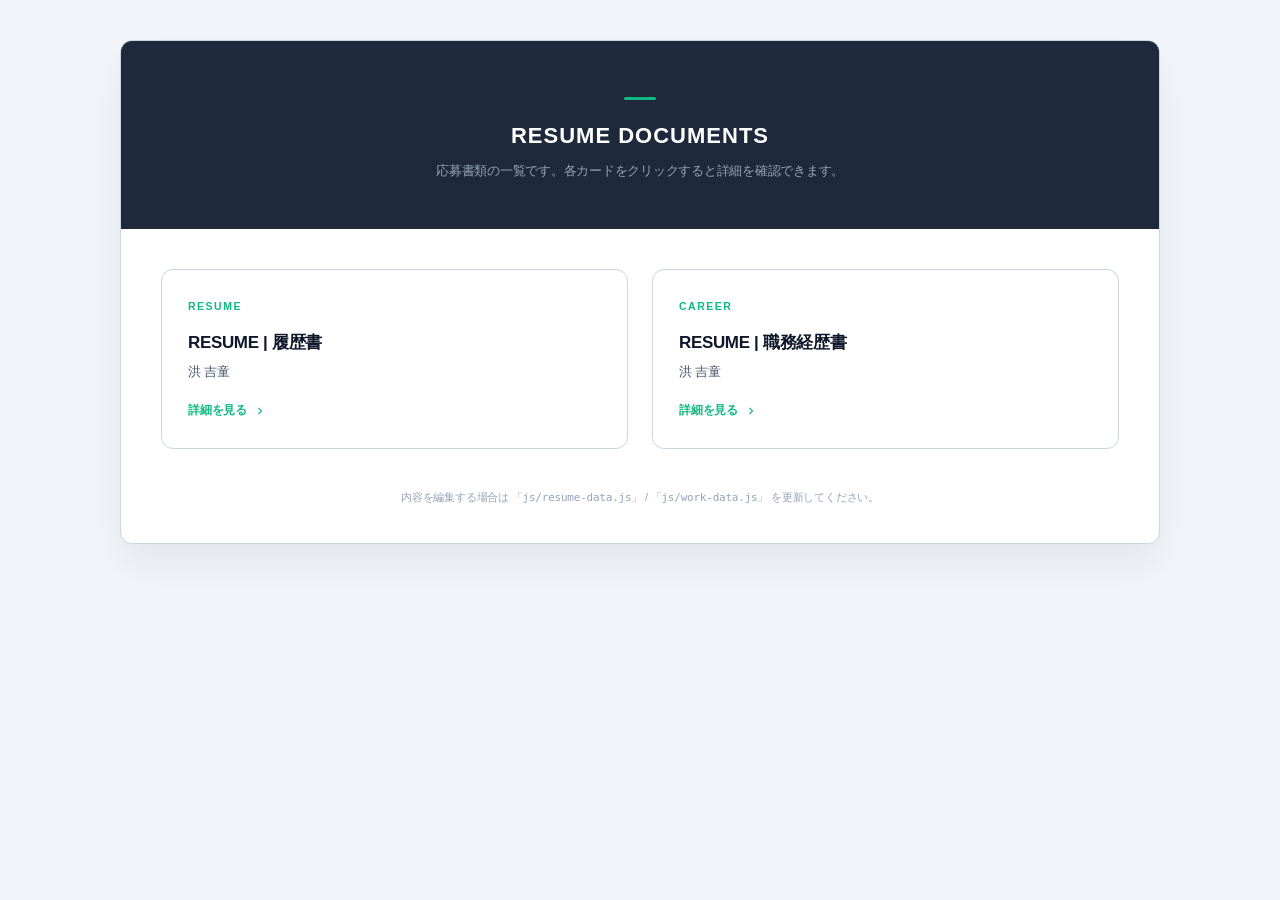
<file: index.html>
<!DOCTYPE html>
<html lang="ja">
<head>
    <meta charset="UTF-8">
    <meta name="viewport" content="width=device-width, initial-scale=1.0">
    <title>RESUME | 一覧</title>
    <link rel="stylesheet" href="css/common.css">
    <link rel="stylesheet" href="css/index.css">
</head>
<body>

<div class="resume-container">
    <div class="index-hero">
        <div class="deco-line"></div>
        <h1>RESUME DOCUMENTS</h1>
        <p>応募書類の一覧です。各カードをクリックすると詳細を確認できます。</p>
    </div>

    <div class="index-cards" id="card-target">
        <!-- カードはJSで動的に挿入されます -->
    </div>

    <div class="index-footer">
        内容を編集する場合は 「<code>js/resume-data.js</code>」 / 「<code>js/work-data.js</code>」 を更新してください。
    </div>
</div>

<script>
    const arrowIcon = `<svg viewBox="0 0 24 24"><path d="M8.59 16.59L13.17 12 8.59 7.41 10 6l6 6-6 6z"/></svg>`;

    function buildCard({ href, label, title, name, isPlaceholder }) {
        const nameHtml = name
            ? `<p class="doc-card-name">${name}</p>`
            : `<p class="doc-card-name placeholder">${isPlaceholder}</p>`;

        return `
            <a class="doc-card" href="${href}">
                <span class="doc-card-label">${label}</span>
                <h2 class="doc-card-title">${title}</h2>
                ${nameHtml}
                <span class="doc-card-cta">詳細を見る ${arrowIcon}</span>
            </a>
        `;
    }

    async function loadScript(src) {
        return new Promise((resolve, reject) => {
            const script = document.createElement('script');
            script.src = src;
            script.onload = resolve;
            script.onerror = reject;
            document.head.appendChild(script);
        });
    }

    async function renderCards() {
        const target = document.getElementById('card-target');
        const cards = [];

        // ── 履歴書（js/resume-data.js） ──
        try {
            await loadScript('js/resume-data.js');
            const R = typeof RESUME_DATA !== 'undefined' ? RESUME_DATA : null;
            cards.push(buildCard({
                href: 'resume.html',
                label: 'RESUME',
                title: (R && R.docTitle) || 'RESUME | 履歴書',
                name: R && R.profile && R.profile.name,
                isPlaceholder: '氏名未入力'
            }));
        } catch (e) {
            cards.push(buildCard({
                href: 'resume.html',
                label: 'RESUME',
                title: 'RESUME | 履歴書',
                name: '',
                isPlaceholder: 'データを読み込めませんでした'
            }));
        }

        // ── 職務経歴書（js/work-data.js） ──
        try {
            await loadScript('js/work-data.js');
            const W = typeof WORK_DATA !== 'undefined' ? WORK_DATA : null;
            cards.push(buildCard({
                href: 'work.html',
                label: 'CAREER',
                title: (W && W.docTitle) || 'RESUME | 職務経歴書',
                name: W && W.profile && W.profile.name,
                isPlaceholder: '氏名未入力'
            }));
        } catch (e) {
            cards.push(buildCard({
                href: 'work.html',
                label: 'CAREER',
                title: 'RESUME | 職務経歴書',
                name: '',
                isPlaceholder: 'データを読み込めませんでした'
            }));
        }

        target.innerHTML = cards.join('');
    }

    document.addEventListener('DOMContentLoaded', renderCards);
</script>

</body>
</html>
</file>
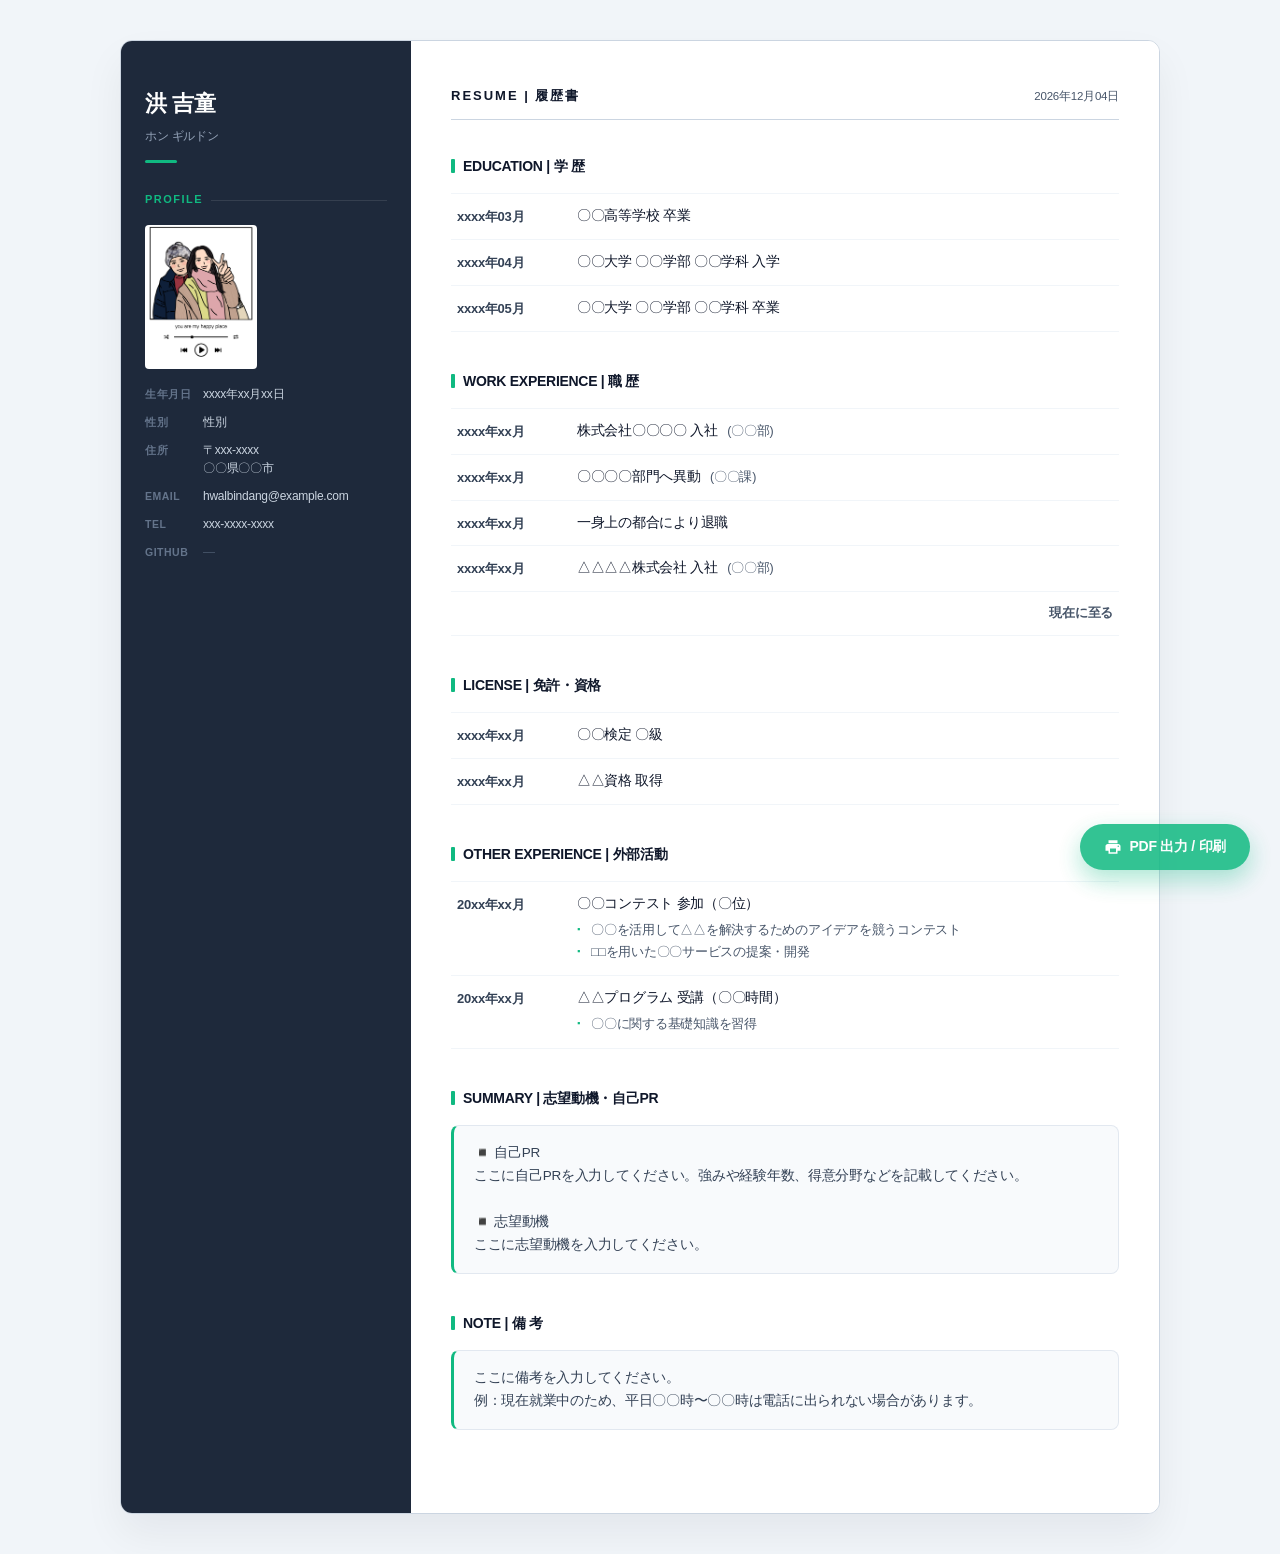
<file: resume.html>
<!DOCTYPE html>
<html lang="ja">
<head>
    <meta charset="UTF-8">
    <meta name="viewport" content="width=device-width, initial-scale=1.0">
    <title>RESUME_履歴書</title>
    <script src="js/resume-data.js"></script>
    <link rel="stylesheet" href="css/common.css">
    <link rel="stylesheet" href="css/resume.css">
</head>
<body>

<button class="print-btn" onclick="window.print();">
    <svg viewBox="0 0 24 24"><path d="M19 8H5c-1.66 0-3 1.34-3 3v6h4v4h12v-4h4v-6c0-1.66-1.34-3-3-3zm-3 11H8v-5h8v5zm3-7c-.55 0-1-.45-1-1s.45-1 1-1 1 .45 1 1-.45 1-1 1zm-1-9H6v4h12V3z"/></svg>
    PDF 出力 / 印刷
</button>

<div class="resume-container">
    <aside class="sidebar" id="sidebar"></aside>
    <main class="main-content" id="main"></main>
</div>

<script>
    /* ── ユーティリティ ── */
    function section(titleEn, titleJa, innerHtml) {
        return `
            <section class="timeline-section">
                <div class="main-h2-wrapper">
                    <div class="square-dot"></div>
                    <h2 class="main-h2">${titleEn} | ${titleJa}</h2>
                </div>
                ${innerHtml}
            </section>`;
    }

    function tlRow(date, contentHtml, isCurrent = false) {
        return isCurrent
            ? `<div class="tl-row"><div class="tl-date"></div><div class="tl-content tl-right">現在に至る</div></div>`
            : `<div class="tl-row top"><div class="tl-date">${date}</div><div class="tl-content">${contentHtml}</div></div>`;
    }

    function timeline(rows) {
        return `<div class="timeline">${rows}</div>`;
    }

    function renderResume() {
        if (typeof RESUME_DATA === 'undefined') return;
        const D = RESUME_DATA;

        /* ── 写真ボックス共通HTML ── */
        const photoContent = D.profile.photo
            ? `<img src="${D.profile.photo}" alt="証明写真" class="photo-img">`
            : `
            <span class="photo-label">写真を貼る位置</span>
            1. 縦36〜40mm<br>
            　横24〜30mm<br>
            2. 本人単身胸から上<br>
            3. 裏面にのりづけ
        `;

        /* ── サイドバー描画 ── */
        document.getElementById('sidebar').innerHTML = `
            <div class="profile-zone">
                <h1 class="name-title">${D.profile.name}</h1>
                <span class="name-kana">${D.profile.kana}</span>
                <div class="deco-line"></div>
            </div>

            <div class="sidebar-section">
                <h2 class="sidebar-h2">PROFILE</h2>

                <div class="photo-box photo-desktop">${photoContent}</div>

                <div class="profile-with-photo">
                    <div class="info-grid">
                        <span class="info-label">生年月日</span>
                        <span class="info-value">${D.profile.birthdate}</span>

                        <span class="info-label">性別</span>
                        <span class="info-value">${D.profile.gender}</span>

                        <span class="info-label">住所</span>
                        <span class="info-value">${D.profile.zip}<br>${D.profile.address}</span>

                        <span class="info-label">Email</span>
                        <span class="info-value" style="word-break:break-all;">${D.profile.email}</span>

                        <span class="info-label">TEL</span>
                        <span class="info-value">${D.profile.tel}</span>

                        <span class="info-label">GitHub</span>
                        <span class="info-value ${D.profile.github ? '' : 'muted'}">${D.profile.github || '—'}</span>
                    </div>
                    <div class="photo-box photo-mobile">${photoContent}</div>
                </div>
            </div>
        `;

        /* ── 学歴 ── */
        const eduRows = D.education.map(e =>
            tlRow(e.date, e.content + (e.dept ? ` <span class="tl-dept">${e.dept}</span>` : ''))
        ).join('');

        /* ── 職歴 ── */
        const workRows = D.workHistory.map(e => {
            const rows = tlRow(e.date, e.content + (e.dept ? ` <span class="tl-dept">${e.dept}</span>` : ''));
            return e.current ? rows + tlRow('', '', true) : rows;
        }).join('');

        /* ── 免許・資格 ── */
        const licenseHtml = D.licenses.length === 0
            ? `<div class="text-card empty">特記事項なし</div>`
            : timeline(D.licenses.map(e => tlRow(e.date, e.content)).join(''));

        /* ── 外部活動 ── */
        const otherRows = D.otherExperiences.map(e => {
            const bullets = e.bullets && e.bullets.length
                ? `<ul class="detail-list">${e.bullets.map(b => `<li>${b}</li>`).join('')}</ul>`
                : '';
            return tlRow(e.date, e.content + bullets);
        }).join('');
        const otherSection = D.otherExperiences.length > 0
            ? section('OTHER EXPERIENCE', '外部活動', timeline(otherRows))
            : '';

        /* ── メインエリア描画 ── */
        document.getElementById('main').innerHTML = `
            <header class="main-header">
                <div class="doc-title" id="doc-title-target"></div>
                <div class="date">${D.docDate}</div>
            </header>

            ${section('EDUCATION', '学 歴', timeline(eduRows))}
            ${section('WORK EXPERIENCE', '職 歴', timeline(workRows))}
            ${section('LICENSE', '免許・資格', licenseHtml)}
            ${otherSection}
            ${section('SUMMARY', '志望動機・自己PR', `<div class="text-card">${D.summary.replace(/\n/g, '<br>')}</div>`)}
            ${section('NOTE', '備 考', `<div class="text-card">${D.note.replace(/\n/g, '<br>')}</div>`)}
        `;
        document.getElementById('doc-title-target').innerText = D.docTitle || 'RESUME | 履歴書';
    }

    document.addEventListener("DOMContentLoaded", renderResume);
</script>

</body>
</html>
</file>
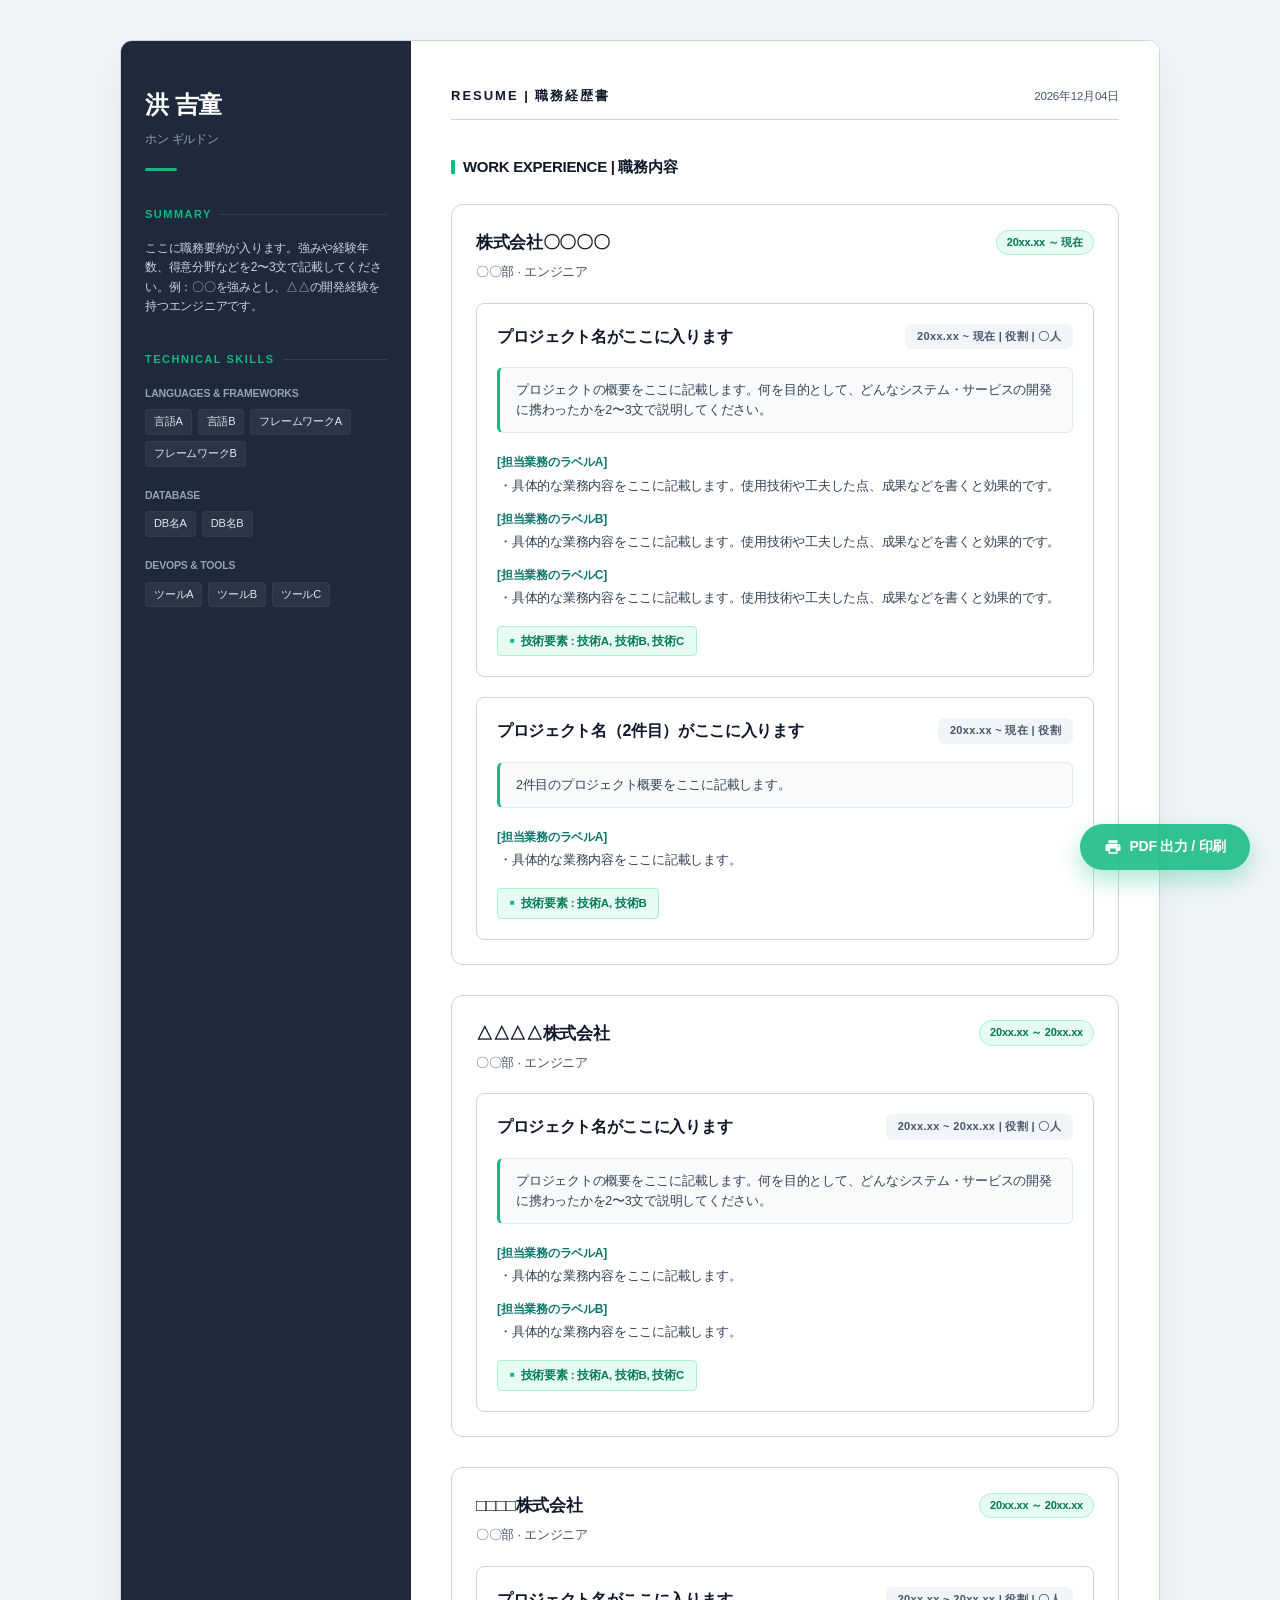
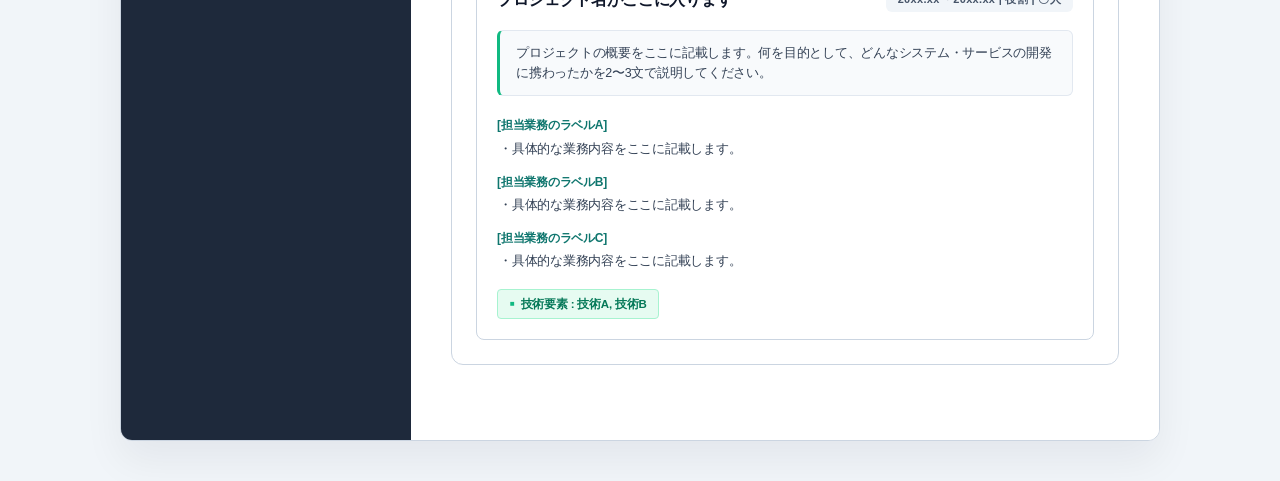
<file: work.html>
<!DOCTYPE html>
<html lang="ja">
<head>
    <meta charset="UTF-8">
    <meta name="viewport" content="width=device-width, initial-scale=1.0">
    <title>RESUME_職務経歴書</title>
    <link rel="stylesheet" href="css/common.css">
    <link rel="stylesheet" href="css/work.css">
</head>
<body>

<button class="print-btn" onclick="window.print();">
    <svg viewBox="0 0 24 24">
        <path d="M19 8H5c-1.66 0-3 1.34-3 3v6h4v4h12v-4h4v-6c0-1.66-1.34-3-3-3zm-3 11H8v-5h8v5zm3-7c-.55 0-1-.45-1-1s.45-1 1-1 1 .45 1 1-.45 1-1 1zm-1-9H6v4h12V3z"/>
    </svg>
    PDF 出力 / 印刷
</button>

<div class="resume-container">
    <aside class="sidebar" id="sidebar-target"></aside>
    <main class="main-content">
        <header class="main-header" id="main-header">
            <div class="doc-title" id="doc-title-target"></div>
            <div class="date" id="doc-date-target"></div>
        </header>

        <div id="experience-target"></div>
    </main>
</div>

<script src="js/work-data.js"></script>

<script>
    function renderWorkHistory() {
        if (typeof WORK_DATA === 'undefined') return;

        document.getElementById('doc-date-target').innerText = WORK_DATA.docDate;
        document.getElementById('doc-title-target').innerText = WORK_DATA.docTitle || 'RESUME | 職務経歴書';

        const sidebarTarget = document.getElementById('sidebar-target');
        let sidebarHTML = `
            <div class="profile-zone">
                <h1 class="name-title">${WORK_DATA.profile.name}</h1>
                <span class="name-kana">${WORK_DATA.profile.kana}</span>
                <div class="deco-line"></div>
            </div>
            <div class="sidebar-section">
                <h2 class="sidebar-h2">SUMMARY</h2>
                <div class="summary-text">${WORK_DATA.profile.summary}</div>
            </div>
            <div class="sidebar-section">
                <h2 class="sidebar-h2">TECHNICAL SKILLS</h2>
        `;

        WORK_DATA.technicalSkills.forEach(group => {
            const tagsHTML = group.tags.map(tag => `<span class="tech-tag">${tag}</span>`).join('');
            sidebarHTML += `
                <div class="skill-group">
                    <div class="skill-label">${group.category}</div>
                    <div class="tag-wrapper">
                        ${tagsHTML}
                    </div>
                </div>
            `;
        });
        sidebarHTML += `</div>`;
        sidebarTarget.innerHTML = sidebarHTML;

        const expTarget = document.getElementById('experience-target');
        const isEmpty = !WORK_DATA.workExperiences || WORK_DATA.workExperiences.length === 0;
        document.getElementById('main-header').classList.toggle('no-border', isEmpty);

        if (isEmpty) {
            expTarget.innerHTML = '';
            return;
        }

        const sectionTitle = WORK_DATA.sectionTitle || 'WORK EXPERIENCE | 職務内容';
        let mainHTML = `
            <section>
                <div class="main-h2-wrapper">
                    <div class="square-dot"></div>
                    <h2 class="main-h2">${sectionTitle}</h2>
                </div>
        `;

        WORK_DATA.workExperiences.forEach(company => {
            mainHTML += `
                <div class="company-card">
                    <div class="company-header">
                        <span class="company-name">${company.companyName}</span>
                        <span class="company-period">${company.period}</span>
                    </div>
                    <div class="company-dept">${company.dept}</div>
            `;

            company.projects.forEach(project => {
                const metaString = project.meta.join(' | ');

                const tasksHTML = project.tasks.map(task => `
                    <li>
                        <span class="task-tag-label">${task.label}</span>
                        <span class="task-desc">${task.text}</span>
                    </li>
                `).join('');

                mainHTML += `
                    <div class="project-card">
                        <div class="project-header">
                            <span class="project-title">${project.title}</span>
                            <div class="project-meta-box">${metaString}</div>
                        </div>
                        <div class="project-desc">${project.desc}</div>
                        <ul class="task-list">
                            ${tasksHTML}
                        </ul>
                        <div class="tech-tag-box"><span>■</span> 技術要素 : ${project.tech}</div>
                    </div>
                `;
            });

            mainHTML += `</div>`;
        });

        mainHTML += `</section>`;
        expTarget.innerHTML = mainHTML;
    }

    document.addEventListener("DOMContentLoaded", renderWorkHistory);
</script>
</body>
</html>
</file>
<file: css/common.css>
/* ===========================================================
   common.css
   index.html / resume.html / work.html 共通スタイル
   - CSS変数（カラーパレット）
   - 全体レイアウト（resume-container / sidebar / main-content）
   - 見出し・タイトル・印刷ボタンなど共通パーツ
   =========================================================== */

:root {
    --brand-green: #10b981;
    --brand-green-light: #e6fbf1;
    --brand-green-border: #a7f3d0;
    --dark-sidebar: #1e293b;
    --text-main: #0f172a;
    --text-sub: #475569;
    --bg-main: #f1f5f9;
    --card-bg: #ffffff;
    --border-soft: #cbd5e1;
}

* {
    box-sizing: border-box;
    letter-spacing: -0.02em;
}

body {
    font-family: -apple-system, BlinkMacSystemFont, "Segoe UI", Roboto, "Helvetica Neue", Arial,
                 "Hiragino Kaku Gothic ProN", "Hiragino Sans", Meiryo, sans-serif;
    line-height: 1.6;
    color: var(--text-main);
    background-color: var(--bg-main);
    margin: 0;
    padding: 40px 20px;
    -webkit-font-smoothing: antialiased;
}

/* ===== メインレイアウトコンテナ ===== */
.resume-container {
    max-width: 1040px;
    margin: 0 auto;
    background: #ffffff;
    display: grid;
    grid-template-columns: 290px 1fr;
    box-shadow: 0 20px 40px rgba(15, 23, 42, 0.06);
    border-radius: 12px;
    overflow: hidden;
    border: 1px solid var(--border-soft);
}

/* ===== サイドバー共通 ===== */
.sidebar {
    background-color: var(--dark-sidebar);
    color: #f8fafc;
    padding: 45px 24px;
    display: flex;
    flex-direction: column;
}

.profile-zone {
    margin-bottom: 28px;
}

.name-title {
    font-size: 22px;
    font-weight: 800;
    margin: 0 0 6px 0;
    color: #ffffff;
}

.name-kana {
    font-size: 12px;
    color: #94a3b8;
    font-weight: 500;
    margin-bottom: 14px;
    display: block;
}

.deco-line {
    height: 3px;
    width: 32px;
    background: var(--brand-green);
    border-radius: 2px;
}

.sidebar-section {
    margin-bottom: 32px;
}

.sidebar-h2 {
    font-size: 11px;
    font-weight: 700;
    text-transform: uppercase;
    letter-spacing: 1.5px;
    color: var(--brand-green);
    margin: 0 0 16px 0;
    display: flex;
    align-items: center;
    gap: 8px;
}

.sidebar-h2::after {
    content: '';
    flex: 1;
    height: 1px;
    background: rgba(255, 255, 255, 0.1);
}

/* ===== メインコンテンツ共通 ===== */
.main-content {
    padding: 45px 40px;
    background-color: #ffffff;
}

.main-header {
    display: flex;
    justify-content: space-between;
    align-items: center;
    margin-bottom: 35px;
    padding-bottom: 12px;
    border-bottom: 1px solid var(--border-soft);
}

.main-header.no-border {
    border-bottom: none;
    margin-bottom: 0;
    padding-bottom: 0;
}

.doc-title {
    font-size: 13px;
    font-weight: 800;
    letter-spacing: 2px;
    color: var(--text-main);
}

.date {
    font-size: 11.5px;
    color: var(--text-sub);
}

.square-dot {
    width: 4px;
    height: 14px;
    background-color: var(--brand-green);
    border-radius: 1px;
    flex-shrink: 0;
}

/* main-h2-wrapper / main-h2 は resume.css / work.css 側で
   サイズ・余白が異なるため、それぞれの個別ファイルで定義 */

/* ===== 印刷ボタン共通 ===== */
.print-btn {
    position: fixed;
    bottom: 30px;
    right: 30px;
    background-color: var(--brand-green);
    color: #ffffff;
    border: none;
    padding: 14px 24px;
    font-size: 14px;
    font-weight: 700;
    border-radius: 50px;
    cursor: pointer;
    box-shadow: 0 10px 25px rgba(16, 185, 129, 0.4);
    display: flex;
    align-items: center;
    gap: 8px;
    transition: all 0.2s ease-in-out;
    z-index: 9999;
    opacity: 0.85;
}

.print-btn:hover {
    transform: translateY(-3px);
    box-shadow: 0 12px 30px rgba(16, 185, 129, 0.5);
    opacity: 1;
    background-color: #059669;
}

.print-btn svg {
    width: 18px;
    height: 18px;
    fill: currentColor;
}

/* ===== 印刷用メディアクエリ（共通部分） ===== */
@media print {
    .print-btn {
        display: none !important;
    }

    @page {
        size: A4 portrait;
        margin: 12mm 0;
    }

    @page :first {
        margin: 0 0 12mm 0;
    }

    body {
        background-color: #ffffff;
        padding: 0;
        margin: 0;
    }

    .resume-container {
        width: 100%;
        max-width: 100%;
        border: none;
        box-shadow: none;
        border-radius: 0;
        display: grid;
        grid-template-columns: 1fr;
    }

    .sidebar, .main-content {
        padding: 28px 24px;
    }

    * {
        -webkit-print-color-adjust: exact !important;
        print-color-adjust: exact !important;
    }
}

/* ===== レスポンシブ対応（共通部分） ===== */
@media (max-width: 868px) {
    .resume-container {
        grid-template-columns: 1fr;
    }

    .sidebar, .main-content {
        padding: 32px 24px;
    }

    .print-btn {
        bottom: 20px;
        right: 20px;
        padding: 12px 18px;
        font-size: 13px;
    }
}
</file>
<file: css/index.css>
/* ===========================================================
   index.css
   index.html（一覧ページ）専用スタイル
   common.css を先に読み込んだ上で使用してください
   =========================================================== */

/* index.html では resume-container をカード一覧の入れ物として使う */
.resume-container {
    grid-template-columns: 1fr;
    padding: 0;
}

.index-hero {
    background-color: var(--dark-sidebar);
    color: #f8fafc;
    padding: 56px 40px 48px;
    text-align: center;
}

.index-hero .deco-line {
    margin: 0 auto 18px;
}

.index-hero h1 {
    font-size: 22px;
    font-weight: 800;
    margin: 0 0 8px 0;
    color: #ffffff;
    letter-spacing: 1px;
}

.index-hero p {
    font-size: 12.5px;
    color: #94a3b8;
    margin: 0;
}

.index-cards {
    display: grid;
    grid-template-columns: 1fr 1fr;
    gap: 24px;
    padding: 40px;
}

.doc-card {
    display: block;
    text-decoration: none;
    color: inherit;
    background: #ffffff;
    border: 1px solid var(--border-soft);
    border-radius: 12px;
    padding: 28px 26px;
    transition: all 0.25s ease-in-out;
    position: relative;
    overflow: hidden;
}

.doc-card::before {
    content: '';
    position: absolute;
    top: 0;
    left: 0;
    width: 4px;
    height: 100%;
    background: var(--brand-green);
    opacity: 0;
    transition: opacity 0.2s ease;
}

.doc-card:hover {
    border-color: var(--brand-green-border);
    box-shadow: 0 12px 28px rgba(16, 185, 129, 0.1);
    transform: translateY(-3px);
}

.doc-card:hover::before {
    opacity: 1;
}

.doc-card-label {
    font-size: 10.5px;
    font-weight: 700;
    text-transform: uppercase;
    letter-spacing: 1.5px;
    color: var(--brand-green);
    margin-bottom: 14px;
    display: block;
}

.doc-card-title {
    font-size: 17px;
    font-weight: 800;
    color: var(--text-main);
    margin: 0 0 6px 0;
}

.doc-card-name {
    font-size: 13px;
    color: var(--text-sub);
    margin: 0 0 18px 0;
}

.doc-card-name.placeholder {
    color: #94a3b8;
    font-style: italic;
}

.doc-card-cta {
    font-size: 12px;
    font-weight: 700;
    color: var(--brand-green);
    display: flex;
    align-items: center;
    gap: 6px;
}

.doc-card-cta svg {
    width: 14px;
    height: 14px;
    fill: currentColor;
    transition: transform 0.2s ease;
}

.doc-card:hover .doc-card-cta svg {
    transform: translateX(3px);
}

.index-footer {
    text-align: center;
    padding: 0 40px 36px;
    font-size: 11px;
    color: #94a3b8;
}

/* ===== レスポンシブ対応（index.html 固有） ===== */
@media (max-width: 868px) {
    .index-cards {
        grid-template-columns: 1fr;
        padding: 28px 24px;
    }

    .index-hero {
        padding: 44px 24px 36px;
    }
}
</file>
<file: css/resume.css>
/* ===========================================================
   resume.css
   resume.html（履歴書）専用スタイル
   common.css を先に読み込んだ上で使用してください
   =========================================================== */

/* main-h2 まわり（work.html とサイズ・余白が異なる） */
.main-h2-wrapper {
    display: flex;
    align-items: center;
    gap: 8px;
    margin: 0 0 16px 0;
}

.main-h2 {
    font-size: 14px;
    font-weight: 800;
    color: var(--text-main);
    margin: 0;
}

/* ===== 写真ボックス共通 ===== */
.photo-box {
    background: #ffffff;
    border: 1.5px dashed #94a3b8;
    border-radius: 4px;
    display: flex;
    flex-direction: column;
    justify-content: flex-start;
    align-items: flex-start;
    text-align: left;
    color: #64748b;
    line-height: 1.6;
    flex-shrink: 0;
}

.photo-box .photo-label {
    font-weight: 700;
    color: #334155;
    display: block;
}

.photo-box:has(.photo-img) {
    border: none;
    padding: 0;
    overflow: hidden;
}

.photo-img {
    width: 100%;
    height: 100%;
    object-fit: cover;
    display: block;
}

/* デスクトップ：PROFILE上に固定サイズ */
.photo-desktop {
    width: 112px;
    height: 144px;
    padding: 6px 8px;
    font-size: 10px;
    margin-bottom: 16px;
}

.photo-desktop .photo-label {
    font-size: 10.5px;
    margin-bottom: 6px;
}

/* モバイル：info-grid右側に固定サイズ */
.photo-mobile {
    width: 112px;
    height: 144px;
    padding: 6px 8px;
    font-size: 10px;
    display: none;
}

.photo-mobile .photo-label {
    font-size: 10.5px;
    margin-bottom: 6px;
}

/* ===== PROFILE 情報グリッド ===== */
.info-grid {
    display: grid;
    grid-template-columns: auto 1fr;
    row-gap: 10px;
    column-gap: 12px;
}

.info-label {
    font-size: 10.5px;
    font-weight: 700;
    color: #64748b;
    text-transform: uppercase;
    letter-spacing: 0.5px;
    padding-top: 1px;
}

.info-value {
    font-size: 12px;
    color: #cbd5e1;
    font-weight: 500;
    line-height: 1.5;
}

.info-value.muted {
    color: #475569;
    font-style: italic;
}

/* ===== タイムライン（学歴・職歴など） ===== */
.timeline-section {
    margin-bottom: 38px;
}

.timeline {
    border-top: 1px solid #f1f5f9;
}

.tl-row {
    display: grid;
    grid-template-columns: 120px 1fr;
    border-bottom: 1px solid #f1f5f9;
    padding: 11px 6px;
    align-items: baseline;
}

.tl-row.top {
    align-items: start;
}

.tl-date {
    font-size: 13px;
    font-weight: 600;
    color: #334155;
    white-space: nowrap;
    padding-top: 2px;
}

.tl-content {
    font-size: 13.5px;
    color: var(--text-main);
    font-weight: 500;
}

.tl-dept {
    font-size: 12.5px;
    font-weight: 400;
    color: var(--text-sub);
    margin-left: 6px;
}

.tl-right {
    text-align: right;
    font-weight: 600;
    color: var(--text-sub);
    font-size: 13px;
}

.detail-list {
    margin: 6px 0 0;
    padding: 0;
    list-style: none;
}

.detail-list li {
    font-size: 12.5px;
    color: var(--text-sub);
    line-height: 1.5;
    margin-bottom: 3px;
    padding-left: 14px;
    position: relative;
}

.detail-list li::before {
    content: "▪";
    position: absolute;
    left: 0;
    color: var(--brand-green);
    font-size: 9px;
    top: 2px;
}

/* ===== テキストカード（自己PR・備考など） ===== */
.text-card {
    font-size: 13.5px;
    white-space: pre-wrap;
    color: #334155;
    line-height: 1.7;
    padding: 16px 20px;
    border-radius: 8px;
    background-color: #f8fafc;
    border: 1px solid #e2e8f0;
    border-left: 3px solid var(--brand-green);
}

.text-card.empty {
    color: #94a3b8;
    font-style: italic;
    border-left-color: #cbd5e1;
}

/* ===== 印刷用（resume.html 固有） ===== */
/* PDF出力時はモバイル版と同じ縦並びレイアウト（黒いサイドバーが上）にする */
@media print {
    .resume-container {
        grid-template-columns: 1fr;
    }

    .photo-box {
        background: #ffffff !important;
        border: 1.5px dashed #94a3b8 !important;
    }

    /* PROFILE欄の写真は、モバイル版と同じく info-grid 右上に小さく表示 */
    .photo-desktop {
        display: none !important;
    }

    .profile-with-photo {
        display: flex !important;
        align-items: flex-start;
        gap: 0;
    }

    .profile-with-photo .info-grid {
        flex: 1;
    }

    .photo-mobile {
        display: flex !important;
        margin-left: 16px;
    }
}

/* ===== レスポンシブ対応（resume.html 固有） ===== */
@media (max-width: 868px) {
    .photo-desktop {
        display: none !important;
    }

    .profile-with-photo {
        display: flex !important;
        align-items: flex-start;
        gap: 0;
    }

    .profile-with-photo .info-grid {
        flex: 1;
    }

    .photo-mobile {
        display: flex !important;
        margin-left: 16px;
    }
}
</file>
<file: css/work.css>
/* ===========================================================
   work.css
   work.html（職務経歴書）専用スタイル
   common.css を先に読み込んだ上で使用してください
   =========================================================== */

/* profile-zone の下余白（resume.html とは値が異なる） */
.profile-zone {
    margin-bottom: 35px;
}

.name-title {
    font-size: 24px;
}

.name-kana {
    margin-bottom: 18px;
}

.sidebar-section {
    margin-bottom: 35px;
}

/* ===== SUMMARY / TECHNICAL SKILLS ===== */
.summary-text {
    font-size: 12px;
    color: #cbd5e1;
    line-height: 1.6;
}

.skill-group {
    margin-bottom: 20px;
}

.skill-label {
    font-size: 10.5px;
    font-weight: 600;
    color: #94a3b8;
    margin-bottom: 8px;
    text-transform: uppercase;
}

.tag-wrapper {
    display: flex;
    flex-wrap: wrap;
    gap: 6px;
}

.tech-tag {
    background-color: rgba(255, 255, 255, 0.06);
    color: #e2e8f0;
    font-size: 11px;
    padding: 3px 8px;
    border-radius: 4px;
    font-weight: 500;
    border: 1px solid rgba(255, 255, 255, 0.04);
    transition: all 0.2s ease;
    cursor: pointer;
}

.tech-tag:hover {
    background-color: var(--brand-green);
    color: #ffffff;
    border-color: var(--brand-green);
    transform: translateY(-1px);
}

/* main-h2 まわり（resume.html とサイズ・余白が異なる） */
.main-h2-wrapper {
    display: flex;
    align-items: center;
    gap: 8px;
    margin-bottom: 25px;
}

.main-h2 {
    font-size: 15px;
    font-weight: 800;
    color: var(--text-main);
    margin: 0;
}

/* ===== 会社外枠カード ===== */
.company-card {
    margin-bottom: 30px;
    background: #ffffff;
    border: 1px solid var(--border-soft);
    padding: 24px;
    border-radius: 12px;
    transition: border-color 0.2s ease, box-shadow 0.2s ease;
}

.company-card:hover {
    border-color: #94a3b8;
    box-shadow: 0 4px 12px rgba(15, 23, 42, 0.03);
}

.company-header {
    display: flex;
    justify-content: space-between;
    align-items: center;
    margin-bottom: 6px;
}

.company-name {
    font-size: 17px;
    font-weight: 800;
    color: var(--text-main);
}

.company-period {
    font-size: 11px;
    font-weight: 700;
    color: #047857;
    background: var(--brand-green-light);
    padding: 3px 10px;
    border-radius: 30px;
    border: 1px solid var(--brand-green-border);
}

.company-dept {
    font-size: 13px;
    color: var(--text-sub);
    margin-bottom: 20px;
    font-weight: 500;
}

/* ===== 個別プロジェクトカード ===== */
.project-card {
    border-radius: 8px;
    padding: 20px;
    margin-bottom: 20px;
    border: 1px solid #cbd5e1;
    background-color: #ffffff;
    position: relative;
    transition: all 0.25s ease-in-out;
    cursor: pointer;
}

.project-card:hover {
    border-color: var(--brand-green-border);
    background-color: #fbfdfb;
    box-shadow: 0 8px 20px rgba(16, 185, 129, 0.06);
    transform: translateY(-2px);
}

.project-card:last-child {
    margin-bottom: 0;
}

/* プロジェクトヘッダーの横並び調整 */
.project-header {
    display: flex;
    justify-content: space-between;
    align-items: center;
    margin-bottom: 18px;
    gap: 16px;
}

.project-title {
    font-size: 16px;
    font-weight: 800;
    color: var(--text-main);
}

/* プロジェクトメタ情報バッジ */
.project-meta-box {
    font-size: 11px;
    font-weight: 600;
    color: #475569;
    background: #f1f5f9;
    padding: 4px 12px;
    border-radius: 6px;
    letter-spacing: 0.03em;
    white-space: nowrap;
}

/* 説明文の左ボーダーデザイン */
.project-desc {
    font-size: 12.5px;
    color: #334155;
    margin-bottom: 20px;
    line-height: 1.6;
    background: #f8fafc;
    padding: 12px 16px;
    border-radius: 6px;
    border: 1px solid #e2e8f0;
    border-left: 3px solid var(--brand-green);
}

/* 業務項目詳細リスト */
.task-list {
    margin: 0 0 18px 0;
    padding-left: 0;
    list-style: none;
}

.task-list li {
    margin-bottom: 14px;
    font-size: 12.5px;
    color: #334155;
    line-height: 1.6;
    page-break-inside: avoid;
    break-inside: avoid;
}

.task-tag-label {
    display: block;
    font-size: 12px;
    font-weight: 700;
    color: #0f766e;
    margin-bottom: 3px;
}

.task-desc {
    display: block;
    padding-left: 2px;
    color: #334155;
}

/* 下部技術要素ボックス */
.tech-tag-box {
    font-size: 11.5px;
    color: #047857;
    font-weight: 600;
    display: flex;
    align-items: center;
    gap: 6px;
    background: var(--brand-green-light);
    padding: 5px 12px;
    border-radius: 4px;
    width: fit-content;
    border: 1px solid var(--brand-green-border);
    page-break-inside: avoid;
}

.tech-tag-box span {
    color: var(--brand-green);
    font-size: 8px;
}

/* ===== 印刷用（work.html 固有） ===== */
/* PDF出力時はモバイル版と同じ縦並びレイアウト（黒いサイドバーが上）にする */
@media print {
    .resume-container {
        grid-template-columns: 1fr;
    }

    .main-content section,
    .company-card,
    .project-card {
        page-break-inside: auto !important;
        break-inside: auto !important;
        transform: none !important;
        box-shadow: none !important;
    }
}

/* ===== レスポンシブ対応（work.html 固有） ===== */
@media (max-width: 868px) {
    /* common.css の 32px 24px を上書き（work.html は 35px 25px） */
    .sidebar, .main-content {
        padding: 35px 25px;
    }

    /* common.css の print-btn padding（12px 18px）を上書き（work.html は 12px 20px） */
    .print-btn {
        padding: 12px 20px;
    }

    .project-header {
        flex-direction: column;
        align-items: flex-start;
        gap: 10px;
    }
}
</file>
